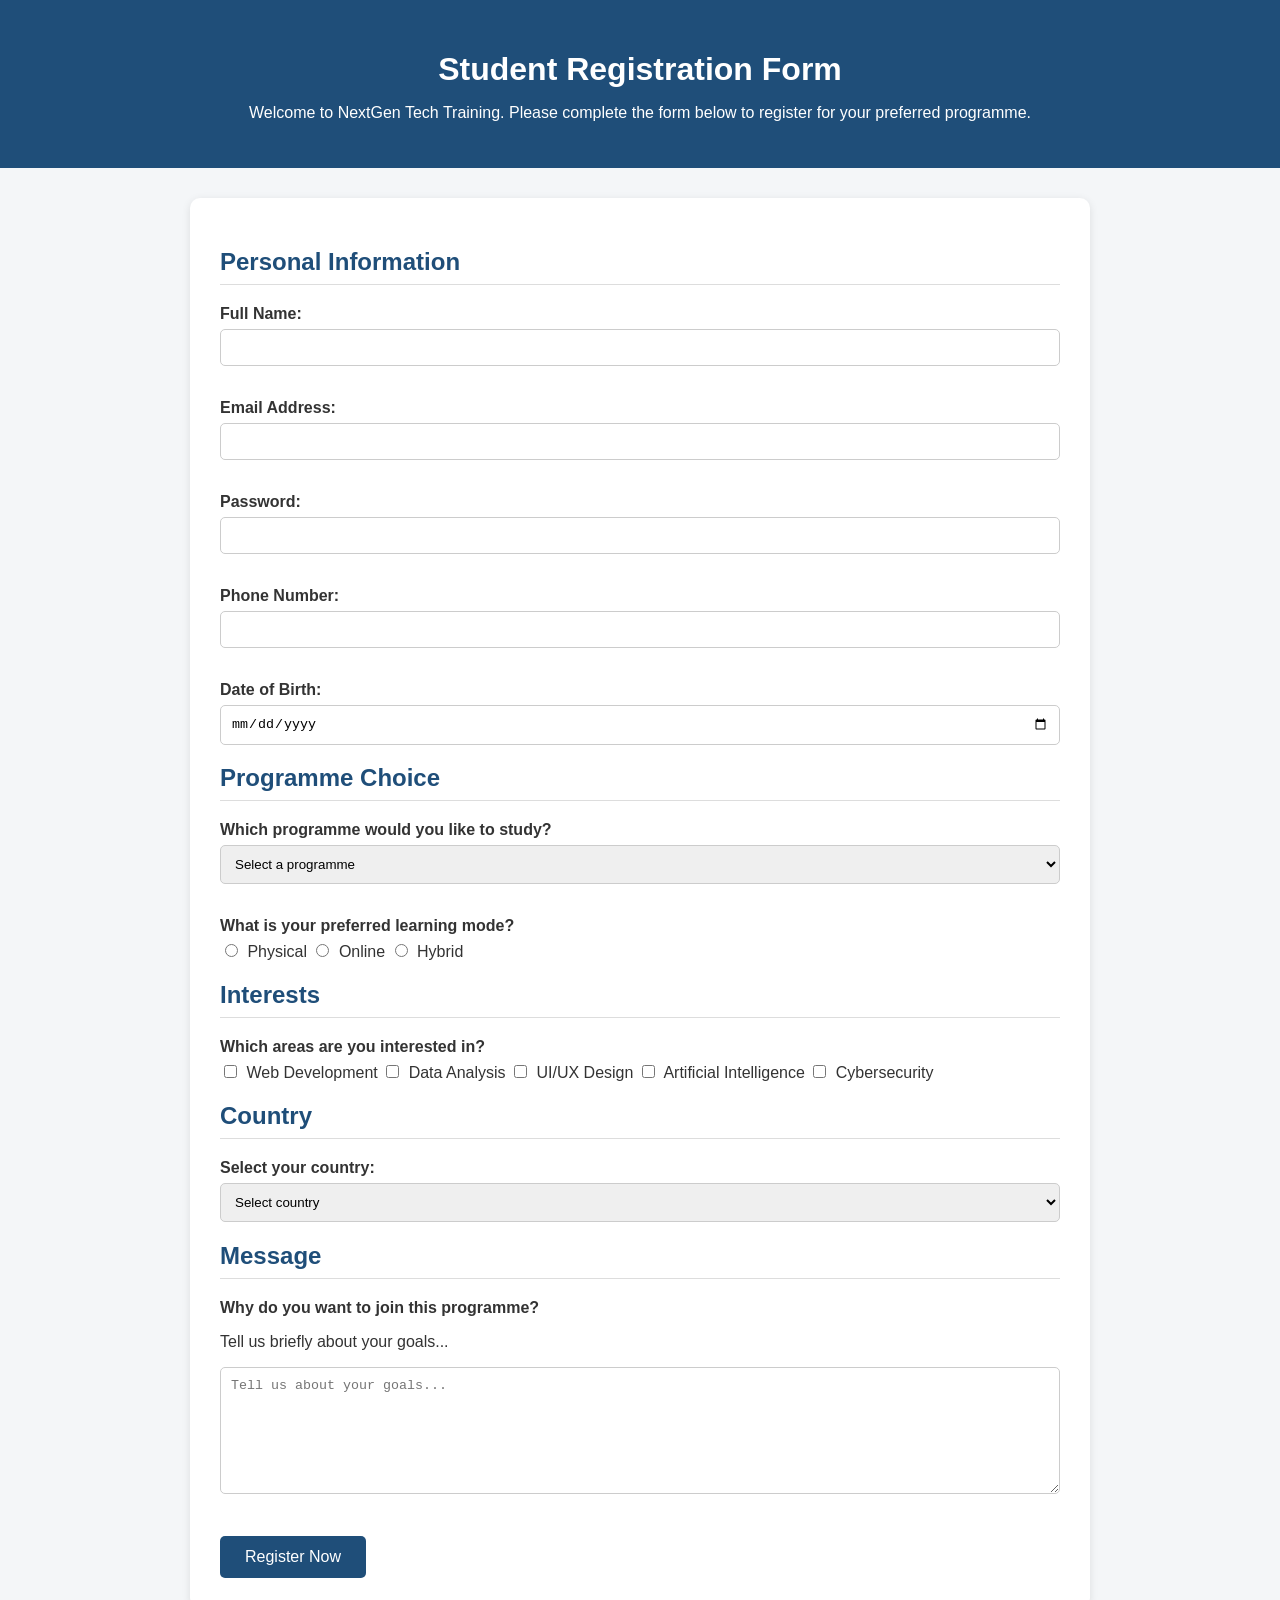
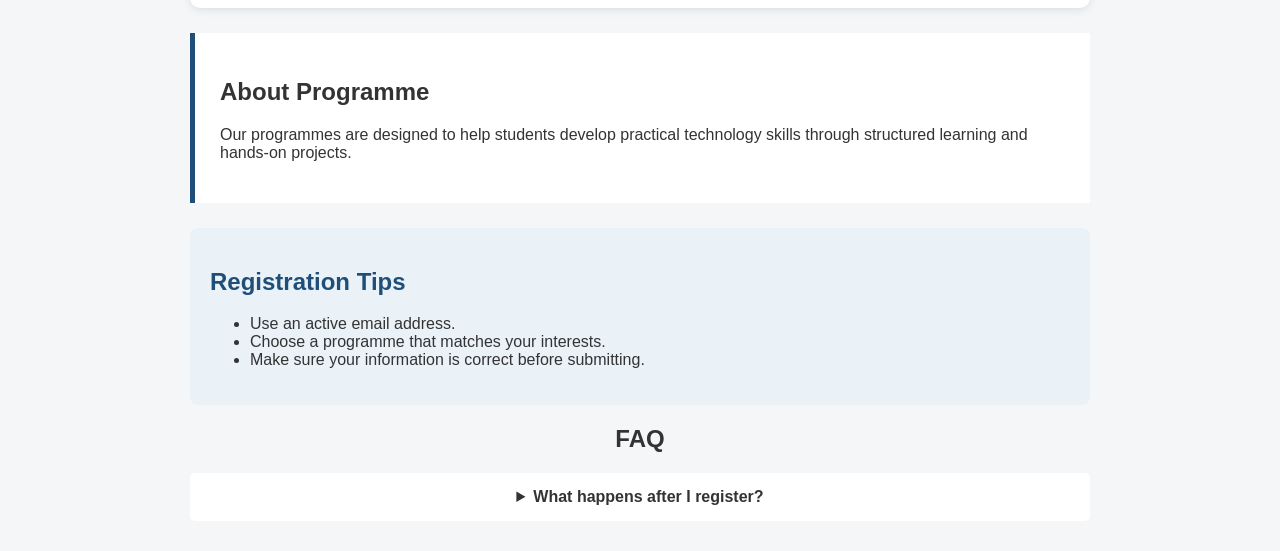
<file: index.html>
<!DOCTYPE html>
<html lang="en">
<!DOCTYPE html>

<html lang="en">
    <link rel="stylesheet" href="style.css">

<head>
    <title>NextGen Student Registration</title>
</head>

<body>

    <header>
        <center>
            <h1 class="x">Student Registration Form</h1>
            <p>Welcome to NextGen Tech Training. Please complete the form below to register for your preferred programme.</p>
        </center>
    </header>

    <main>

        <section>

            <form>

                <h2>Personal Information</h2>

                <label for="name">Full Name:</label>
                <input type="text" name="name" id="name" required>

                <br><br>

                <label for="email">Email Address:</label>
                <input type="email" name="email" id="email" required>

                <br><br>

                <label for="password">Password:</label>
                <input type="password" name="password" id="password" required>

                <br><br>

                <label for="phone">Phone Number:</label>
                <input type="number" name="phone" id="phone">

                <br><br>

                <label for="date">Date of Birth:</label>
                <input type="date" name="date" id="date">


                <h2>Programme Choice</h2>

                <label for="programme">Which programme would you like to study?</label>

                <select name="programme" id="programme" required>
                    <option value="">Select a programme</option>
                    <option>Frontend Development</option>
                    <option>Backend Development</option>
                    <option>Data Analysis</option>
                    <option>Product Management</option>
                    <option>AI Fundamentals</option>
                
                </select>

                <br><br>

                <label>What is your preferred learning mode?</label>

                <input type="radio" name="learning-mode" value="Physical">
                Physical

                <input type="radio" name="learning-mode" value="Online">
                Online

                <input type="radio" name="learning-mode" value="Hybrid">
                Hybrid

                <h2>Interests</h2>

                <label>Which areas are you interested in?</label>

                <input type="checkbox" name="interest" value="Web Development">
                Web Development

                <input type="checkbox" name="interest" value="Data Analysis">
                Data Analysis

                <input type="checkbox" name="interest" value="UI/UX Design">
                UI/UX Design

                <input type="checkbox" name="interest" value="Artificial Intelligence">
                Artificial Intelligence

                <input type="checkbox" name="interest" value="Cybersecurity">
                Cybersecurity

                <h2>Country</h2>

                <label for="country">Select your country:</label>

                <select name="country" id="country" required>
                    <option value="">Select country</option>
                    <option>Nigeria</option>
                    <option>Ghana</option>
                    <option>Kenya</option>
                    <option>South Africa</option>
                    <option>United Kingdom</option>
                    <option>Other</option>
                </select>

                <h2>Message</h2>

                <label for="message">Why do you want to join this programme?</label>

                <p>Tell us briefly about your goals...</p>

                <textarea
                    name="message"
                    id="message"
                    placeholder="Tell us about your goals..."
                    rows="7"
                    cols="40"></textarea>

                <br><br>

                <button type="submit">Register Now</button>

            </form>

        </section>

        <article>

            <h2>About Programme</h2>

            <p>
                Our programmes are designed to help students develop practical
                technology skills through structured learning and hands-on projects.
            </p>

        </article>

        <aside>

            <h2>Registration Tips</h2>

            <ul>
                <li>Use an active email address.</li>
                <li>Choose a programme that matches your interests.</li>
                <li>Make sure your information is correct before submitting.</li>
            </ul>

        </aside>

        <center>

            <h2>FAQ</h2>

            <details>

                <summary>What happens after I register?</summary>

                <p>
                    Our team will review your registration and contact you
                    using the email address provided.
                </p>

            </details>

        </center>

    </main>

</body>

</html>
</file>
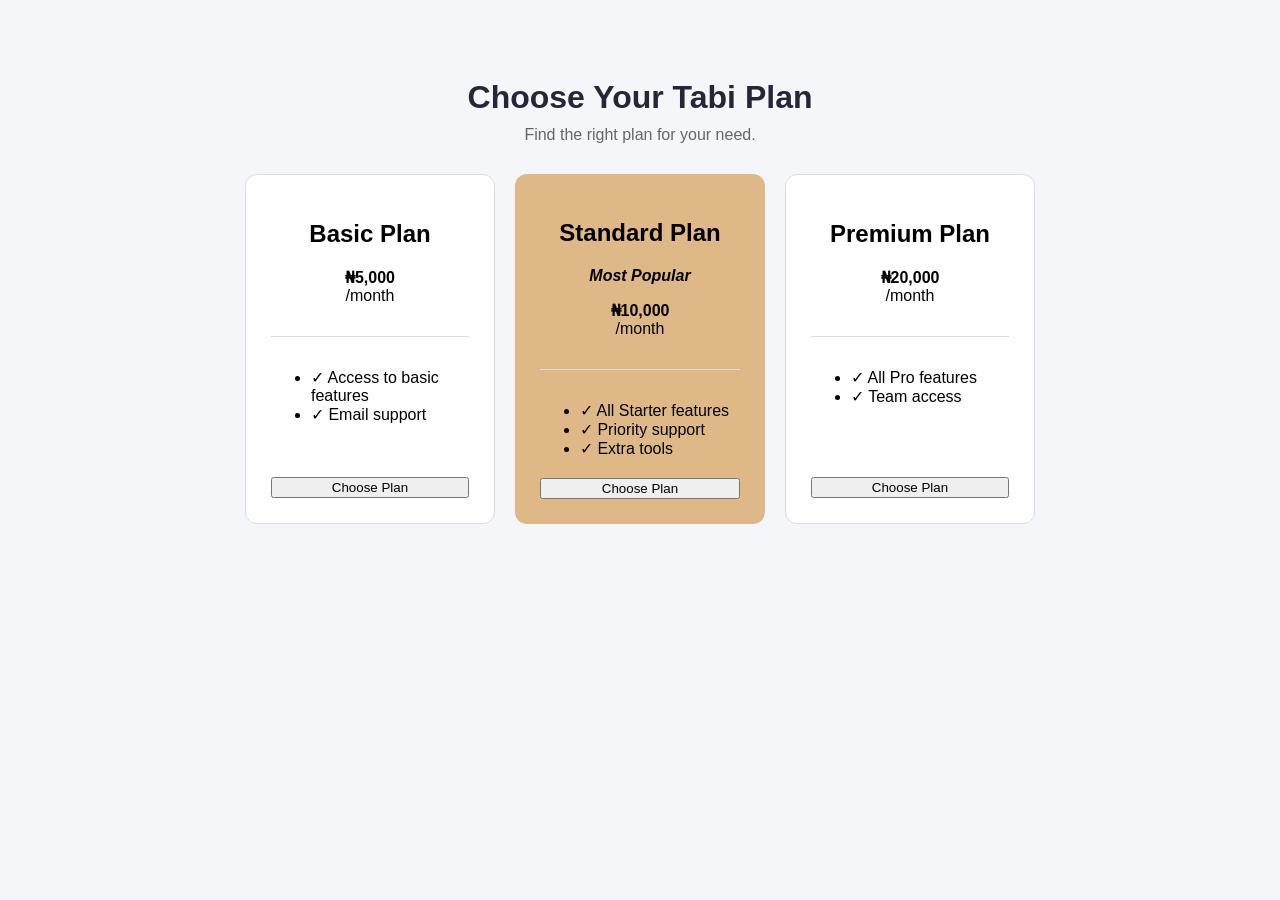
<file: Pricing-tabel week 3/index.html>
<!DOCTYPE html>
<html lang="en">
<head>
    <link rel="stylesheet" href="style.css">
    <meta charset="UTF-8">
    <meta name="viewport" content="width=device-width, initial-scale=1.0">
    <title>Tabi Payment plan</title>
</head>


<body>
    <header>
                <h1>Choose Your Tabi Plan</h1>
                <P>Find the right plan for your need.</P>
            </header>
    <main>
        <section class="container">
            
            <article>
                <center> <strong>
                <h2>Basic Plan</h2> 
                <p>₦5,000 </strong><br>/month</p>
                </center>
                
                <hr class="card-divider">
                
                <ul>
                    <li>✓ Access to basic features</li>
                    <li>✓ Email support</li>
                </ul>
                <button class="choose-plan">Choose Plan</button>
            </article>
            
            
            <article class="Popular">
                <center> <strong>
                <h2>Standard Plan</h2>
                <i>Most Popular</i> 
                <p>₦10,000 </strong><br>/month</p>
                </center>

                <hr class="card-divider">

                <ul>
                    <li>✓ All Starter features</li>
                    <li>✓ Priority support</li>
                    <li>✓ Extra tools</li>
                </ul>
                <button class="choose-plan">Choose Plan</button>
            </article>
            
            <article>
                <center> <strong>
                <h2>Premium Plan</h2>
                <p>₦20,000</strong> <br>/month</p> 
                </center>

                <hr class="card-divider">
                
                <ul>
                    <li>✓ All Pro features</li>
                    <li>✓ Team access</li>
                </ul>
                <button class="choose-plan">Choose Plan</button>
            </article>
            
        </section>
    </main>

    <script src="script.js"></script>
</body>
</html>
</file>
<file: style.css>
Body {
    font-family: Arial, sans-serif;
    background-color: #f4f6f8;
    margin: 0;
    padding: 0;
    color: #333;
}

header {

     background-color: #1f4e79;
    color: white;
    text-align: center;
    padding: 30px;
}

header h1 {
    margin-bottom: 10px;
}

main {
    width: 80%;
    max-width: 900px;
    margin: 30px auto;
}

section {
    background-color: white;
    padding: 30px;
    border-radius: 10px;
    box-shadow: 0 2px 8px rgba(0, 0, 0, 0.1);
}

section h2 {
    color: #1f4e79;
    border-bottom: 1px solid #ddd;
    padding-bottom: 8px;
}

label {
    display: block;
    margin-top: 15px;
    margin-bottom: 6px;
    font-weight: bold;
}

input[type="text"],
input[type="email"],
input[type="password"],
input[type="number"],
input[type="date"],
select,
textarea {
    width: 100%;
    padding: 10px;
    border: 1px solid #ccc;
    border-radius: 5px;
    box-sizing: border-box;
}

input[type="radio"],
input[type="checkbox"] {
    margin-right: 5px;
}

textarea {
    resize: vertical;
}

button {
    margin-top: 20px;
    padding: 12px 25px;
    border: none;
    border-radius: 5px;
    background-color: #1f4e79;
    color: white;
    font-size: 16px;
    cursor: pointer;
}

button:hover {
    background-color: #163a5c;
}

article {
    background-color: white;
    margin-top: 25px;
    padding: 25px;
    border-left: 5px solid #1f4e79;
}

aside {
    background-color: #eaf2f8;
    margin-top: 25px;
    padding: 20px;
    border-radius: 8px;
}

aside h2 {
    color: #1f4e79;
}

details {
    background-color: white;
    padding: 15px;
    border-radius: 5px;
}

summary {
    font-weight: bold;
    cursor: pointer;
}
</file>
<file: Pricing-tabel week 3/style.css>
body {
    background-color: #f4f6f9;
    font-family: Arial;
    padding: 50px;
}

header{
    text-align: center;
    margin-bottom: 30px;
}

.container{
    display: flex;
    gap: 20px;
    flex-direction: row;
    justify-content: center;
    align-items: stretch;
    flex-wrap: wrap;
    height: 100%;
 
}

header h1 {
    font-size: 32px;
    color: #252638;
    margin-bottom: 10px;
}

h2{
    font-size: 24px;
}

header p {
    font-size: 16px;
    color: #666;
    margin-top: 0;
}


button {
    margin-top: auto;
}

article {
    background-color: white;
    padding: 25px;
    border-radius: 12px;
    border: 1px solid #ddd;
    width: 250px;
    box-sizing: border-box;
    display: flex;
    flex-direction: column;
    min-height: 350px;
}

.Popular{
    border: #3d3f42;
    background-color:burlywood;
}


article.selected {
    border: 2px solid #6c4ce3;
    background-color: #f3efff;
    transform: translateY(-5px);
}

.card-divider {
    width: 100%;
    border: none;
    border-top: 1px solid #ddd;
    margin: 15px 0;
}
</file>
